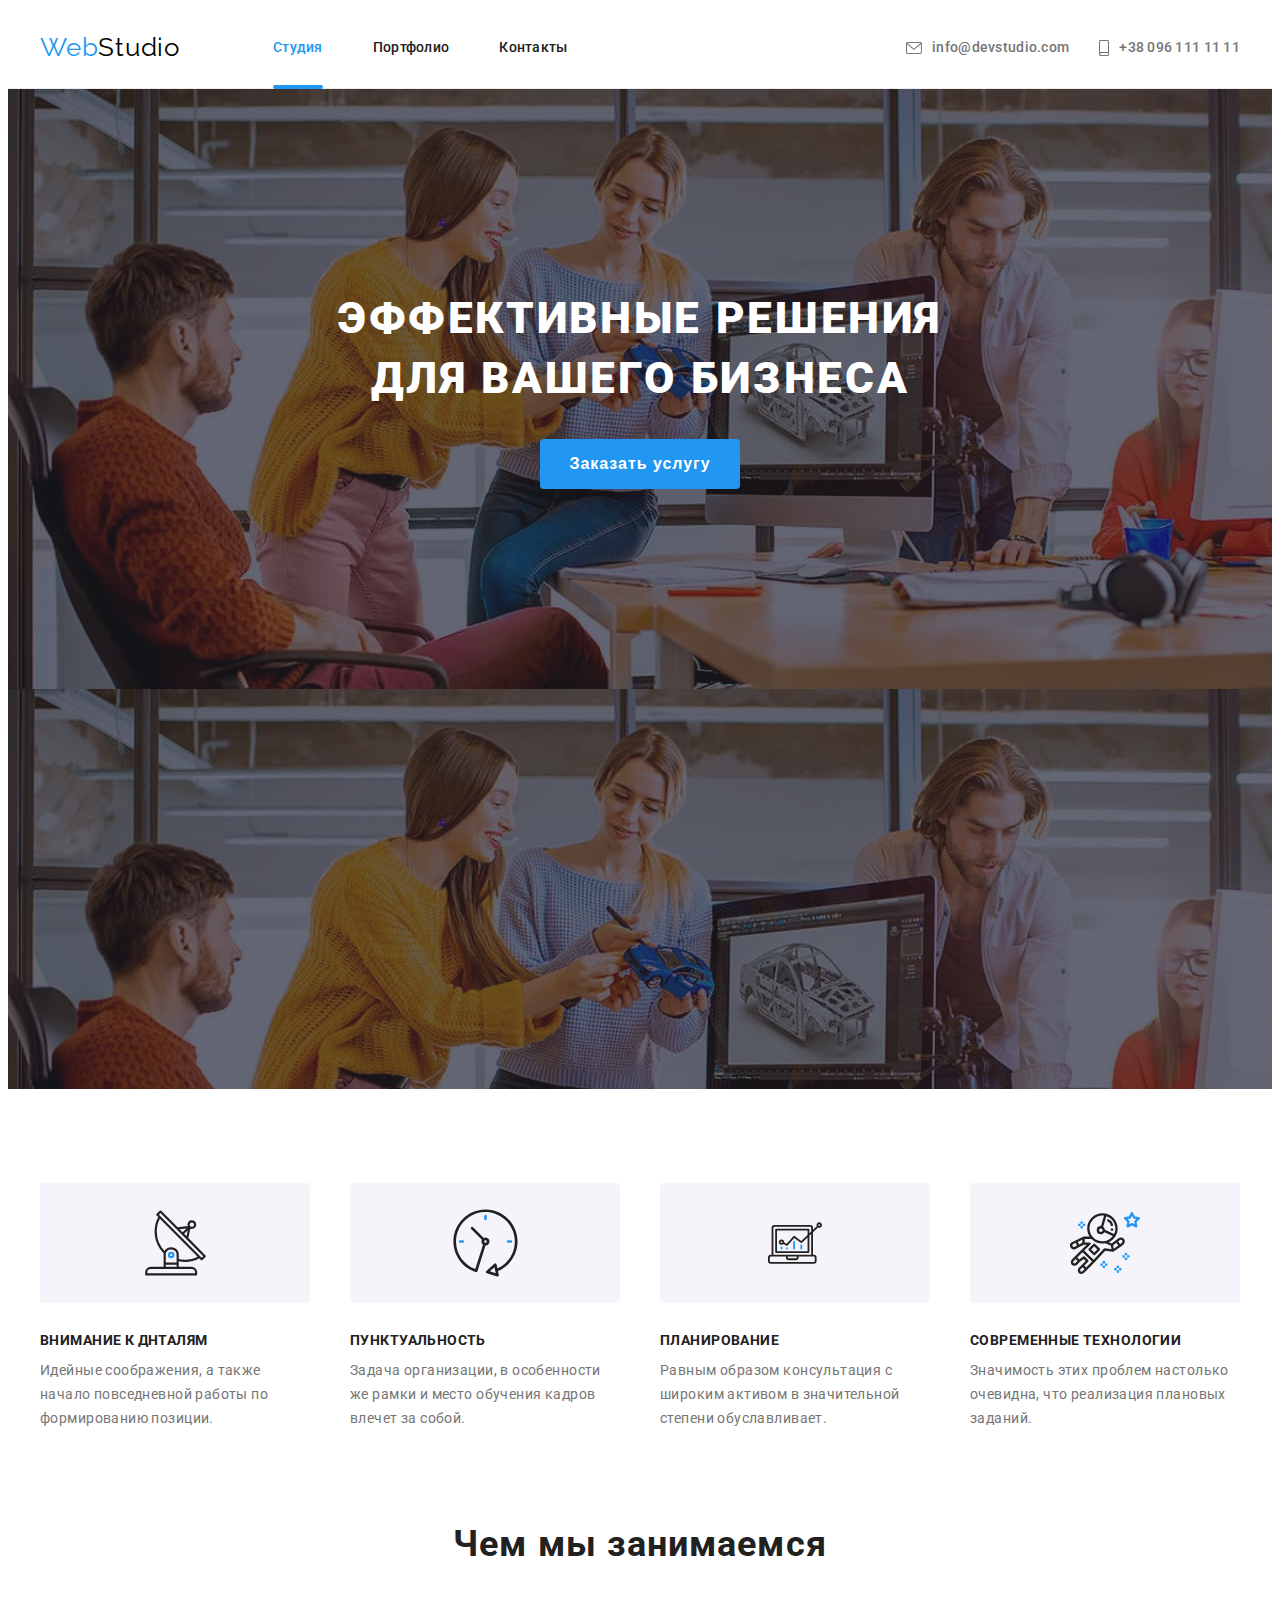
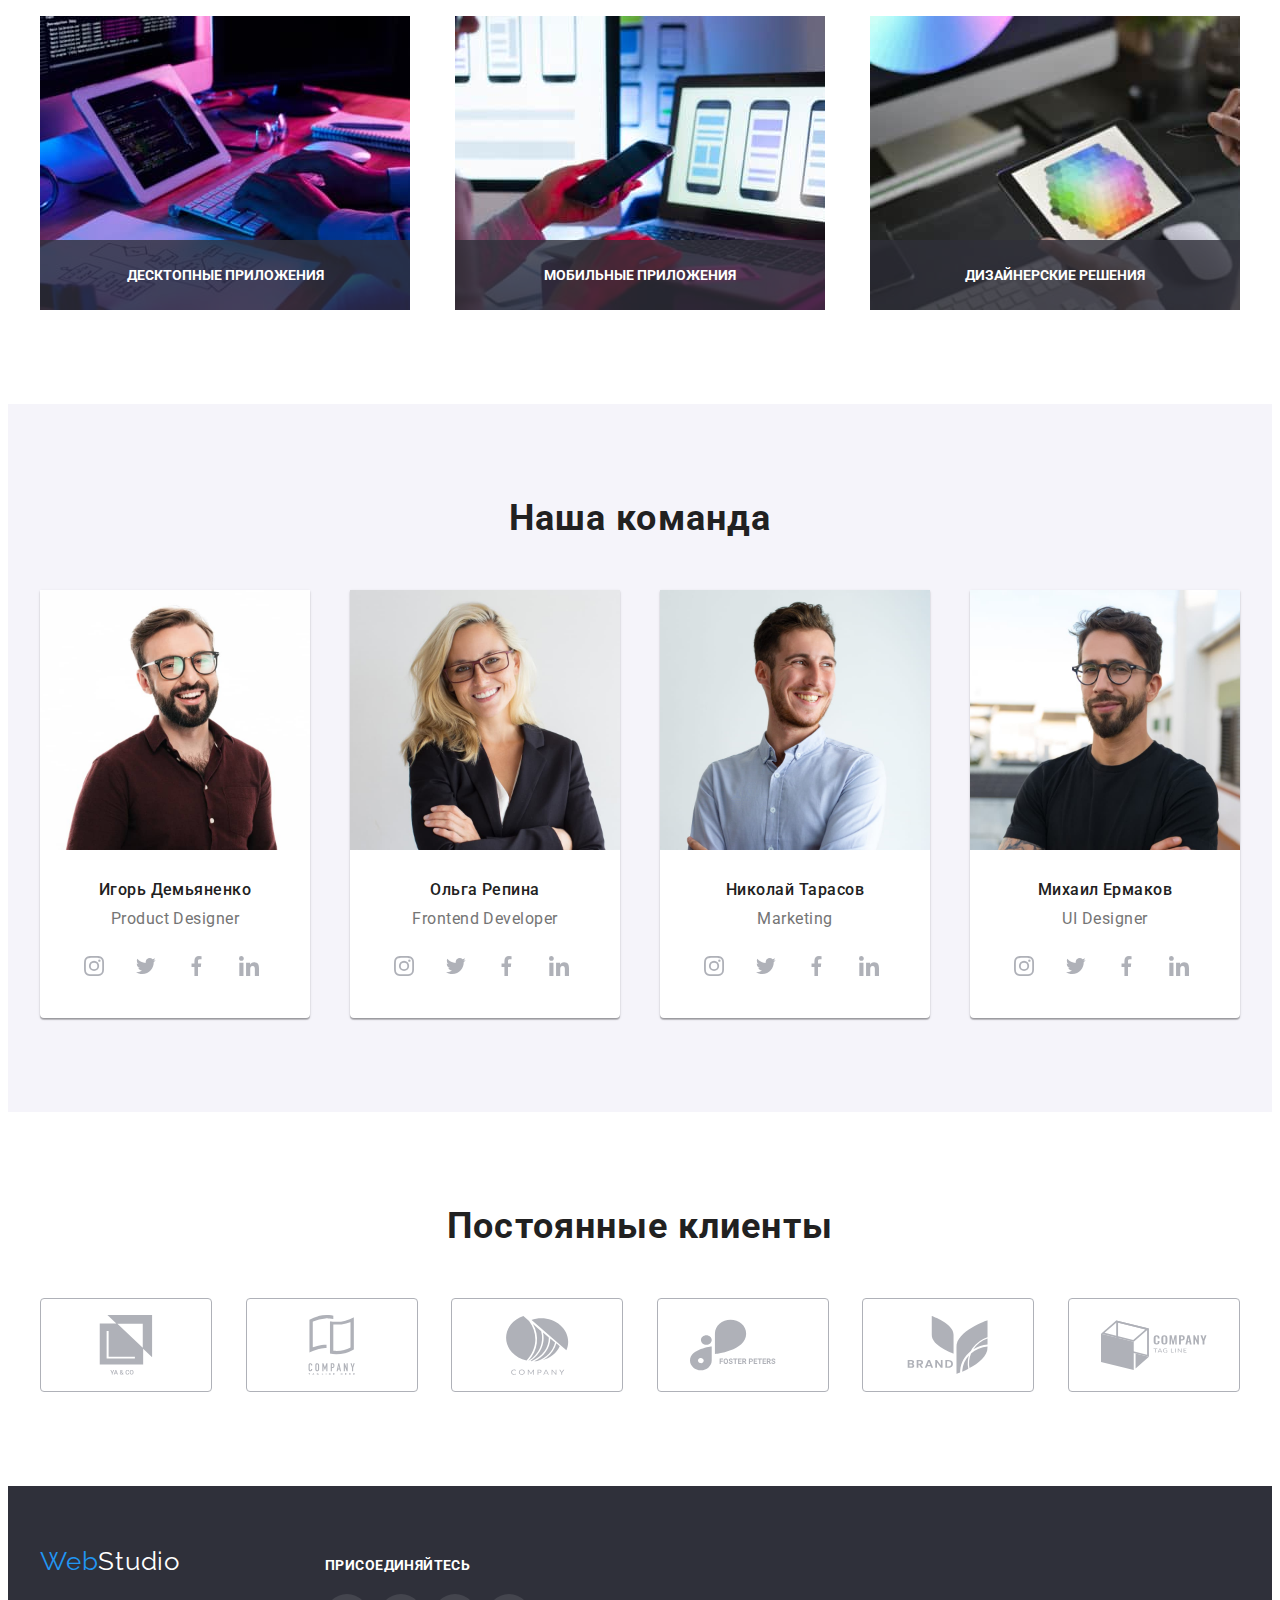
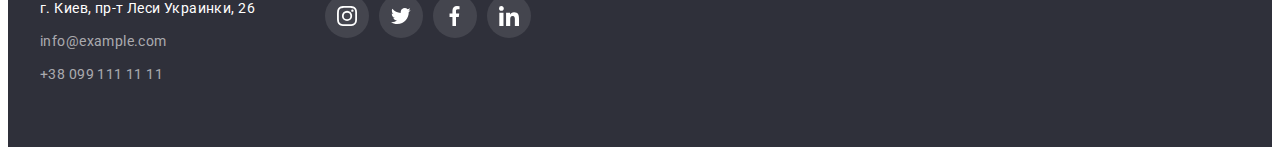
<file: index.html>
<!DOCTYPE html>
<html lang="ru">

<head>
    <meta charset="UTF-8">
    <meta http-equiv="X-UA-Compatible" content="IE=edge">
    <meta name="viewport" content="width=device-width, initial-scale=1.0">
    <title>Web Studio</title>
    <link href="https://fonts.googleapis.com/css2?family=Raleway:wght@700&family=Roboto:wght@400;500;700;900&display=swap"
        rel="stylesheet">
    <link rel="stylesheet" href="https://cdnjs.cloudflare.com/ajax/libs/modern-normalize/1.1.0/modern-normalize.min.css"
            integrity="sha512-wpPYUAdjBVSE4KJnH1VR1HeZfpl1ub8YT/NKx4PuQ5NmX2tKuGu6U/JRp5y+Y8XG2tV+wKQpNHVUX03MfMFn9Q=="
            crossorigin="anonymous" referrerpolicy="no-referrer" />
    <link rel="stylesheet" href="./css/styles.css"/>

</head>

<body>
    <header>
        <!-- навигация -->
        <div class="container flex-header">
            <nav>
                <a href="index.html" class="logo">
                    <span>Web</span>Studio
                </a>
                <ul class="navigation">
                    <li><a href="index.html" class="active">Студия</a></li>
                    <li><a href="portfolio.html">Портфолио</a></li>
                    <li><a href="">Контакты</a></li>
                </ul>
            </nav>
            <!-- почта и телефон -->
            <ul class="header-contacts">
                <li>   
                    <a href="mailto:info@example.com">
                    <svg class="icon-link envelope">
                        <use href="images/sprite.svg#icon-envelope"></use>
                    </svg>
                        info@devstudio.com
                    </a>
                </li>
                <li>
                    <a href="tel:+380991111111">
                    <svg class="icon-link smartphone">
                        <use href="images/sprite.svg#icon-smartphone"></use>
                    </svg>
                    +38 096 111 11 11</a>
                </li>
            </ul>
        </div>
       
    </header>


    <main>

    <!-- герой -->
    
    <section class="hero">
            <div class="overlay">
                <h1>Эффективные решения <br> для вашего бизнеса</h1>
                <button data-modal-open>Заказать услугу</button>
            </div>
            
     </section>       
           
    <!-- наши преимущества -->
    <section class="benefits">
        <div class="container">
            <ul class="benefits-list">
                <li>
                    <div class="icon-block">
                        <svg class="icon-link" width="65px" height="70px">
                            <use href="images/sprite.svg#icon-antenna"></use>
                        </svg>
                    </div>
                    <h3>внимание к днталям</h3>
                    <p>Идейные соображения, а также начало
                        повседневной работы по формированию позиции.
                    </p>
                </li>
        
                <li>
                    <div class="icon-block">
                        <svg class="icon-link" width="67px" height="70px">
                            <use href="images/sprite.svg#icon-clock"></use>
                        </svg>
                    </div>
                    <h3>пунктуальность</h3>
                    <p>Задача организации, в особенности же рамки и
                        место обучения кадров влечет за собой.
                    </p>
                </li>
        
                <li>
                    <div class="icon-block">
                        <svg class="icon-link" width="70px" height="54px">
                            <use href="images/sprite.svg#icon-diagram"></use>
                        </svg>
                    </div>
                    <h3>планирование</h3>
                    <p>Равным образом консультация с широким активом
                        в значительной степени обуславливает.
                    </p>
                </li>
        
                <li>
                    <div class="icon-block">
                        <svg class="icon-link" width="70px" height="70px">
                            <use href="images/sprite.svg#icon-astronaut"></use>
                        </svg>
                    </div>
                    <h3>современные технологии</h3>
                    <p>Значимость этих проблем настолько очевидна,
                        что реализация плановых заданий.
                    </p>
                </li>
            </ul>
        </div>
     </section>

    <!-- чем мы занимаемся -->
    <section class="actions">
        <div class="container">
            <h2>Чем мы занимаемся</h2>
            <ul class="actions-list">
                <li class="actions-item"><img src="./images/img_1.jpg" alt="руки на клавиатуре" >
                <div class="overlay-text">
                    десктопные приложения
                </div>
                </li>
                <li class="actions-item"><img src="./images/img_2.jpg" alt="пульт в руке" >
                <div class="overlay-text">
                    мобильные приложения
                </div>
                </li>
                <li class="actions-item"><img src="./images/img_3.jpg" alt="планшет в руке" >
                <div class="overlay-text">
                    дизайнерские решения
                </div>
                </li>
            </ul>
        </div>
    </section>
        
    <!-- наша команда -->
    <section class="team">
        <div class="container">
        <h2>Наша команда</h2>
        <ul class="team-list">
            <li><img src="./images/img_4.jpg" alt="Игорь Демьяненко" width="270">
                <div class="team-name">
                    <h3>Игорь Демьяненко</h3>
                    <p>Product Designer</p>
                    <ul class="social-list">
                        <li class="social-item">
                            <a href="./" class="social-link" aria-label="instagram">
                                <svg class="instagram" width="20" height="20">
                                    <use href="images/sprite.svg#icon-instagram"></use>
                                </svg>
                            </a>                            
                        </li>
                        <li class="social-item">
                            <a href="./" class="social-link" aria-label="twitter">
                                <svg class="twitter" width="20" height="20">
                                    <use href="images/sprite.svg#icon-twitter"></use>
                                </svg>
                            </a>
                        </li>
                        <li class="social-item">
                            <a href="./" class="social-link" aria-label="facebook">
                                <svg class="facebook" width="20" height="20">
                                    <use href="images/sprite.svg#icon-facebook"></use>
                                </svg>
                            </a>
                        </li>
                        <li class="social-item">
                            <a href="./" class="social-link" aria-label="linkedin">
                                <svg class="linkedin" width="20" height="20">
                                    <use href="images/sprite.svg#icon-linkedin"></use>
                                </svg>
                            </a>
                        </li>
                    </ul>                 
                </div>
            </li>
            <li><img src="./images/img_5.jpg" alt="Ольга Репина" width="270">
                <div class="team-name">
                    <h3>Ольга Репина</h3>
                    <p>Frontend Developer</p>
                    <ul class="social-list">
                        <li class="social-item">
                            <a href="./" class="social-link" aria-label="instagram">
                                <svg class="instagram" width="20" height="20">
                                    <use href="images/sprite.svg#icon-instagram"></use>
                                </svg>
                            </a>
                        </li>
                        <li class="social-item">
                            <a href="./" class="social-link" aria-label="twitter">
                                <svg class="twitter" width="20" height="20">
                                    <use href="images/sprite.svg#icon-twitter"></use>
                                </svg>
                            </a>
                        </li>
                        <li class="social-item">
                            <a href="./" class="social-link" aria-label="facebook">
                                <svg class="facebook" width="20" height="20">
                                    <use href="images/sprite.svg#icon-facebook"></use>
                                </svg>
                            </a>
                        </li>
                        <li class="social-item">
                            <a href="./" class="social-link" aria-label="linkedin">
                                <svg class="linkedin" width="20" height="20">
                                    <use href="images/sprite.svg#icon-linkedin"></use>
                                </svg>
                            </a>
                        </li>
                    </ul>
                </div>
            </li>
            <li><img src="./images/img_6.jpg" alt="Николай Тарасов" width="270">
                <div class="team-name">
                    <h3>Николай Тарасов</h3>
                    <p>Marketing</p>
                    <ul class="social-list">
                        <li class="social-item">
                            <a href="./" class="social-link" aria-label="instagram">
                                <svg class="instagram" width="20" height="20">
                                    <use href="images/sprite.svg#icon-instagram"></use>
                                </svg>
                            </a>
                        </li>
                        <li class="social-item">
                            <a href="./" class="social-link" aria-label="twitter">
                                <svg class="twitter" width="20" height="20">
                                    <use href="images/sprite.svg#icon-twitter"></use>
                                </svg>
                            </a>
                        </li>
                        <li class="social-item">
                            <a href="./" class="social-link" aria-label="facebook">
                                <svg class="facebook" width="20" height="20">
                                    <use href="images/sprite.svg#icon-facebook"></use>
                                </svg>
                            </a>
                        </li>
                        <li class="social-item">
                            <a href="./" class="social-link" aria-label="linkedin">
                                <svg class="linkedin" width="20" height="20">
                                    <use href="images/sprite.svg#icon-linkedin"></use>
                                </svg>
                            </a>
                        </li>
                    </ul>
                </div>
            </li>
            <li><img src="./images/img_7.jpg" alt="Михаил Ермаков" width="270">
                <div class="team-name">
                    <h3>Михаил Ермаков</h3>
                    <p>UI Designer</p>
                    <ul class="social-list">
                        <li class="social-item">
                            <a href="./" class="social-link" aria-label="instagram">
                                <svg class="instagram" width="20" height="20">
                                    <use href="images/sprite.svg#icon-instagram"></use>
                                </svg>
                            </a>
                        </li>
                        <li class="social-item">
                            <a href="./" class="social-link" aria-label="twitter">
                                <svg class="twitter" width="20" height="20">
                                    <use href="images/sprite.svg#icon-twitter"></use>
                                </svg>
                            </a>
                        </li>
                        <li class="social-item">
                            <a href="./" class="social-link" aria-label="facebook">
                                <svg class="facebook" width="20" height="20">
                                    <use href="images/sprite.svg#icon-facebook"></use>
                                </svg>
                            </a>
                        </li>
                        <li class="social-item">
                            <a href="./" class="social-link" aria-label="linkedin">
                                <svg class="linkedin" width="20" height="20">
                                    <use href="images/sprite.svg#icon-linkedin"></use>
                                </svg>
                            </a>
                        </li>
                    </ul>
                </div>
            </li>
        </ul>
        </div>
    </section>

<!-- постоянные клиенты -->

    <section class="our-customers">
        <div class="container">
            <h2>Постоянные клиенты</h2>
            <ul class="customers-list">
                <li class="customers-item">
                    <a href="./" class="customers-link">
                        <svg class="company-logo" width="106" height="60">
                            <use href="images/sprite.svg#icon-company1"></use>
                        </svg>
                    </a>
                </li>
                <li class="customers-item">
                    <a href="./" class="customers-link">
                        <svg class="company-logo" width="106" height="60">
                            <use href="images/sprite.svg#icon-company2"></use>
                        </svg>
                    </a>
                </li>
                <li class="customers-item">
                    <a href="./" class="customers-link">
                        <svg class="company-logo" width="106" height="60">
                            <use href="images/sprite.svg#icon-company3"></use>
                        </svg>
                    </a>
                </li>
                <li class="customers-item">
                    <a href="./" class="customers-link">
                        <svg class="company-logo" width="106" height="60">
                            <use href="images/sprite.svg#icon-company4"></use>
                        </svg>
                    </a>
                </li>
                <li class="customers-item">
                    <a href="./" class="customers-link">
                        <svg class="company-logo" width="106" height="60">
                            <use href="images/sprite.svg#icon-company5"></use>
                        </svg>
                    </a>
                </li>
                <li class="customers-item">
                    <a href="./" class="customers-link">
                        <svg class="company-logo" width="106" height="60">
                            <use href="images/sprite.svg#icon-company6"></use>
                        </svg>
                    </a>
                </li>
            </ul>
        </div>
    </section>

        
    </main>

<!-- =========== МОДАЛЬНОЕ ОКНО ======================= -->

    <div class="backdrop is-hidden" data-modal>
        <div class="modal">
            <button class="close" data-modal-close>                
                    <svg width="11" height="11" class="icon-close">
                        <use href="images/close-modal.svg#icon-close"></use>
                    </svg>             
            </button>
        </div>
    </div>

<!-- ========== ФУТЕР ================ -->

    <footer>
        <div class="container footer">
            <div class="footer-contacts">
                <a href="index.html" class="logo-footer">
                    <span>Web</span>Studio
                </a>
                <address>г. Киев, пр-т Леси Украинки, 26</address>

                <!-- контакты -->
                <ul class="footer-contacts-list">
                    <li><a href="mailto:info@example.com">info@example.com</a></li>
                    <li><a href="tel:+380991111111">+38 099 111 11 11</a></li>
                </ul>
            </div>  
            <div class="footer-social">
                <h3>присоединяйтесь</h3>
                <ul class="footer-social-list">
                    <li class="footer-social-item">
                        <a href="./" class="footer-social-link" aria-label="instagram">
                            <svg class="footer-social-logo" width="20" height="20">
                                <use href="images/sprite.svg#icon-instagram"></use>
                            </svg>
                        </a>
                    </li>

                    <li class="footer-social-item">
                        <a href="./" class="footer-social-link" aria-label="twitter">
                            <svg class="footer-social-logo" width="20" height="20">
                                <use href="images/sprite.svg#icon-twitter"></use>
                            </svg>
                        </a>
                    </li>
                    <li class="footer-social-item">
                        <a href="./" class="footer-social-link" aria-label="facebook">
                            <svg class="footer-social-logo" width="20" height="20">
                                <use href="images/sprite.svg#icon-facebook"></use>
                            </svg>
                        </a>
                    </li>
                    <li class="footer-social-item">
                        <a href="./" class="footer-social-link" aria-label="linkedin">
                            <svg class="footer-social-logo" width="20" height="20">
                                <use href="images/sprite.svg#icon-linkedin"></use>
                            </svg>
                        </a>
                    </li>
                </ul>
            </div>  
        </div>
    </footer>
    <script src="./js/modal.js"></script>
</body>
</html>
</file>
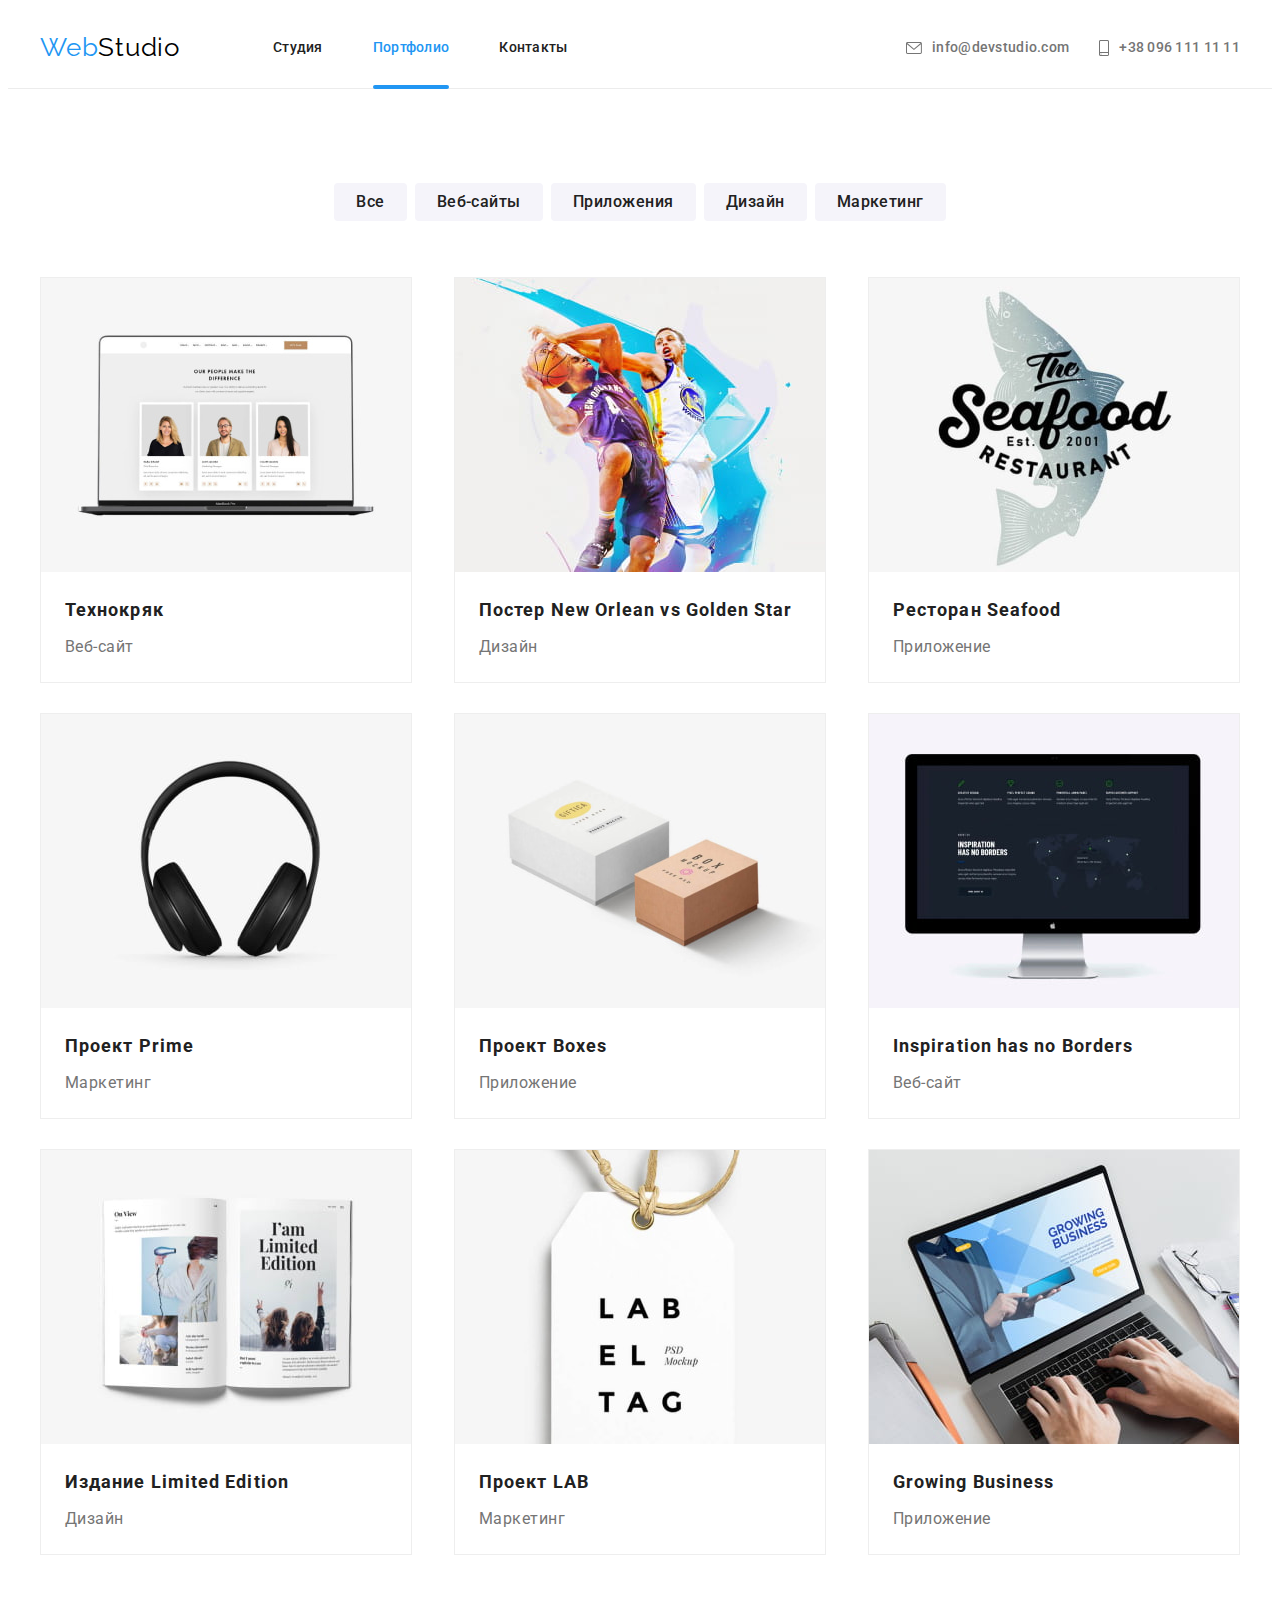
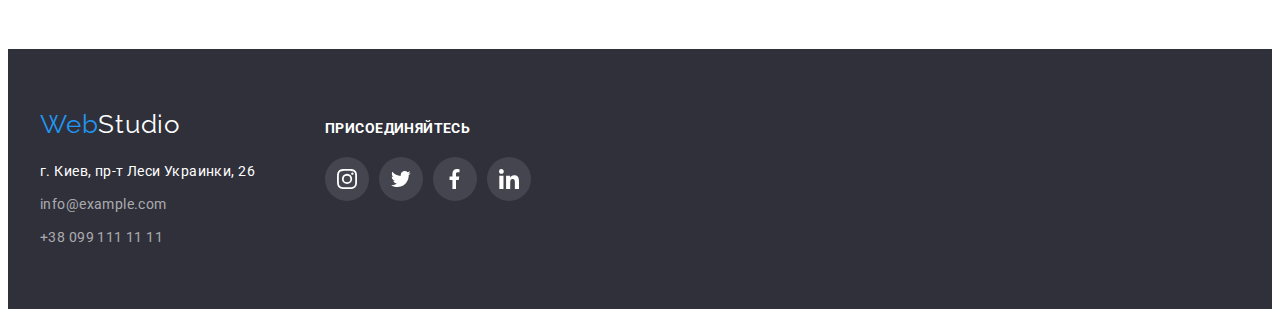
<file: portfolio.html>
<!DOCTYPE html>
<html lang="ru">

<head>
    <meta charset="UTF-8">
    <meta http-equiv="X-UA-Compatible" content="IE=edge">
    <meta name="viewport" content="width=device-width, initial-scale=1.0">
    <title>Web Studio</title>
    <link href="https://fonts.googleapis.com/css2?family=Raleway:wght@700&family=Roboto:wght@400;500;700;900&display=swap"
        rel="stylesheet">
    <link rel="stylesheet" href="https://cdnjs.cloudflare.com/ajax/libs/modern-normalize/1.1.0/modern-normalize.min.css"
        integrity="sha512-wpPYUAdjBVSE4KJnH1VR1HeZfpl1ub8YT/NKx4PuQ5NmX2tKuGu6U/JRp5y+Y8XG2tV+wKQpNHVUX03MfMFn9Q=="
        crossorigin="anonymous" referrerpolicy="no-referrer" />
    <link rel="stylesheet" href="./css/styles.css" />

</head>

<body>
    <header>
        <!-- навигация -->
        <div class="container flex-header">
            <nav>
                <a href="index.html" class="logo">
                    <span>Web</span>Studio
                </a>
                <ul class="navigation">
                    <li><a href="index.html">Студия</a></li>
                    <li><a href="portfolio.html"  class="active">Портфолио</a></li>
                    <li><a href="">Контакты</a></li>
                </ul>
            </nav>
            <!-- почта и телефон -->
            <ul class="header-contacts">
                <li>
                    <a href="mailto:info@example.com">
                        <svg class="icon-link envelope">
                            <use href="images/sprite.svg#icon-envelope"></use>
                        </svg>
                        info@devstudio.com
                    </a>
                </li>
                <li>
                    <a href="tel:+380991111111">
                        <svg class="icon-link smartphone">
                            <use href="images/sprite.svg#icon-smartphone"></use>
                        </svg>
                        +38 096 111 11 11</a>
                </li>
            </ul>
        </div>
    
    </header>
    <main>
<!-- фильтр галереи -->
<section>
    <div class="container">
        <h1 class="hidden">portfolio</h1>
        <div class="filter">
            <ul class="filter-list">
                <li><button type="button" class="filter-button">Все</button></li>
                <li><button type="button" class="filter-button">Веб-сайты</button></li>
                <li><button type="button" class="filter-button">Приложения</button></li>
                <li><button type="button" class="filter-button">Дизайн</button></li>
                <li><button type="button" class="filter-button">Маркетинг</button></li>
            </ul>
        </div>       
        <!-- примеры работ -->
    <ul class="example-list">
        <li class="example-item"> 
            <a href="#" class="example-link"> 
                <div class="thumb-box">
                    <img src="./images/techcrack.jpg" alt="site Tech crack">
                    <div class="overlay-box">
                        <p>Технокряк это современная площадка распространения коронавируса. Компании используют
                            эту платформу для цифрового
                            шпионажа и атак на защищённые сервера конкурентов.</p>
                    </div>
                </div>
                <div class="example-description">
                    <h2 class="work-title">Технокряк</h2>
                    <p class="work-category">Веб-сайт</p>
                </div>
            </a>
        </li>
        <li class="example-item">
            <a href="#" class="example-link">
                <div class="thumb-box">
                    <img src="./images/neworlean.jpg" alt="poster New Orlean">
                    <div class="overlay-box">
                        <p>Технокряк это современная площадка распространения коронавируса. Компании используют
                            эту платформу для цифрового
                            шпионажа и атак на защищённые сервера конкурентов.</p>
                    </div>
                </div>
                <div class="example-description">
                    <h2 class="work-title">Постер New Orlean vs Golden Star</h2>
                    <p class="work-category">Дизайн</p>
                </div>
            </a>
        </li>
        <li class="example-item">
            <a href="#" class="example-link">
                <div class="thumb-box">
                    <img src="./images/seafood.jpg" alt="restraunt Sea Food">
                    <div class="overlay-box">
                        <p>Технокряк это современная площадка распространения коронавируса. Компании используют
                            эту платформу для цифрового
                            шпионажа и атак на защищённые сервера конкурентов.</p>
                    </div>
                </div>
                <div class="example-description">
                    <h2 class="work-title">Ресторан Seafood</h2>
                    <p class="work-category">Приложение</p>
                </div>
            </a>
        </li>
        <li class="example-item">
            <a href="#" class="example-link">
                <div class="thumb-box">
                    <img src="./images/prime.jpg" alt="project Prime">
                    <div class="overlay-box">
                        <p>Технокряк это современная площадка распространения коронавируса. Компании используют
                            эту платформу для цифрового
                            шпионажа и атак на защищённые сервера конкурентов.</p>
                    </div>
                </div>
                <div class="example-description">
                    <h2 class="work-title">Проект Prime</h2>
                    <p class="work-category">Маркетинг</p>
                </div>
            </a>                
        </li>
        <li class="example-item">
                <a href="#" class="example-link">
                    <div class="thumb-box">
                    <img src="./images/boxes.jpg" alt="project Boxes">
                        <div class="overlay-box">
                            <p>Технокряк это современная площадка распространения коронавируса. Компании используют
                                эту платформу для цифрового
                                шпионажа и атак на защищённые сервера конкурентов.</p>
                        </div>
                    </div>
                    <div class="example-description">
                        <h2 class="work-title">Проект Boxes</h2>
                        <p class="work-category">Приложение</p>
                    </div>
                </a>
        </li>
        <li class="example-item">
            <a href="#" class="example-link">
                <div class="thumb-box">
                    <img src="./images/inspiration.jpg" alt="project Inspiration">
                    <div class="overlay-box">
                        <p>Технокряк это современная площадка распространения коронавируса. Компании используют
                            эту платформу для цифрового
                            шпионажа и атак на защищённые сервера конкурентов.</p>
                    </div>
                </div>
                <div class="example-description">
                    <h2 class="work-title">Inspiration has no Borders</h2>
                    <p class="work-category">Веб-сайт</p>
                </div>
            </a>
        </li>
        <li class="example-item">
                <a href="#" class="example-link">
                    <div class="thumb-box">
                        <img src="./images/limitedit.jpg" alt="project Limited Edition">
                        <div class="overlay-box">
                            <p>Технокряк это современная площадка распространения коронавируса. Компании используют
                                эту платформу для цифрового
                                шпионажа и атак на защищённые сервера конкурентов.</p>
                        </div>
                    </div>
                    <div class="example-description">
                        <h2 class="work-title">Издание Limited Edition</h2>
                        <p class="work-category">Дизайн</p>
                    </div>
                </a>
        </li>
        <li class="example-item">
            <a href="#" class="example-link">
                <div class="thumb-box">
                    <img src="./images/lab.jpg" alt="our marketing">
                    <div class="overlay-box">
                        <p>Технокряк это современная площадка распространения коронавируса. Компании используют
                            эту платформу для цифрового
                            шпионажа и атак на защищённые сервера конкурентов.</p>
                    </div>
                </div>
                <div class="example-description">
                    <h2 class="work-title">Проект LAB</h2>
                    <p class="work-category">Маркетинг</p>
                </div>
            </a>
        </li>
        <li class="example-item">
            <a href="#" class="example-link">
                <div class="thumb-box">
                <img src="./images/groving.jpg" alt="Growing Business">
                    <div class="overlay-box">
                        <p>Технокряк это современная площадка распространения коронавируса. Компании используют
                            эту платформу для цифрового
                            шпионажа и атак на защищённые сервера конкурентов.</p>
                    </div>
                </div>
                <div class="example-description">
                    <h2 class="work-title">Growing Business</h2>
                    <p class="work-category">Приложение</p>
                </div>
            </a>
        </li>
        </ul>
            
    </div>
   
</section>

    </main>

    <footer>
        <div class="container footer">
            <div class="footer-contacts">
                <a href="index.html" class="logo-footer">
                    <span>Web</span>Studio
                </a>
                <address>г. Киев, пр-т Леси Украинки, 26</address>
    
                <!-- контакты -->
                <ul class="footer-contacts-list">
                    <li><a href="mailto:info@example.com">info@example.com</a></li>
                    <li><a href="tel:+380991111111">+38 099 111 11 11</a></li>
                </ul>
            </div>
            <div class="footer-social">
                <h3>присоединяйтесь</h3>
                <ul class="footer-social-list">
                    <li class="footer-social-item">
                        <a href="./" class="footer-social-link" aria-label="instagram">
                            <svg class="footer-social-logo" width="20" height="20">
                                <use href="images/sprite.svg#icon-instagram"></use>
                            </svg>
                        </a>
                    </li>
    
                    <li class="footer-social-item">
                        <a href="./" class="footer-social-link" aria-label="twitter">
                            <svg class="footer-social-logo" width="20" height="20">
                                <use href="images/sprite.svg#icon-twitter"></use>
                            </svg>
                        </a>
                    </li>
                    <li class="footer-social-item">
                        <a href="./" class="footer-social-link" aria-label="facebook">
                            <svg class="footer-social-logo" width="20" height="20">
                                <use href="images/sprite.svg#icon-facebook"></use>
                            </svg>
                        </a>
                    </li>
                    <li class="footer-social-item">
                        <a href="./" class="footer-social-link" aria-label="linkedin">
                            <svg class="footer-social-logo" width="20" height="20">
                                <use href="images/sprite.svg#icon-linkedin"></use>
                            </svg>
                        </a>
                    </li>
                </ul>
            </div>
        </div>
    </footer>
    </body>
    
    </html>
</file>
<file: css/styles.css>
:root {
  --primary-text-color: #212121;
  --secondary-text-color: #757575;
  --secondary-color: #2196f3;
}

/* --------/ ЦВЕТ ИКОНОК/---------------- */
a {
  color: #afb1b8;
}

/* ================  ГЛОБАЛЬНЫЕ СТИЛИ ===================*/

h1,
h2,
h3,
h4 {
  margin: 0px;
}

body {
  font-family: "Roboto", sans-serif;
  color: var(--primary-text-color);
}

body li {
  list-style-type: none;
}

body a {
  text-decoration: none;
}

img {
  display: block;
}

button {
  cursor: pointer;
  border: none;
}

p {
  color: var(--secondary-text-color);
  font-size: 14px;
  line-height: 1.7;
  letter-spacing: 0.03em;
  margin: 0px;
}

ul {
  padding: 0px;
  margin: 0px;
}

nav {
  display: flex;
}

section {
  padding: 94px 0;
}

/* ===============  ШИРИНА КОНТЕНТА ================ */

.container {
  width: 1200px;
  height: 100%;
  margin-left: auto;
  margin-right: auto;
  padding: 0 15px;
}

header {
  border-bottom: solid 1px #ececec;
}

/* =============== ПОЗИЦИОНИРОВАНИЕ ШАПКИ  =============== */

.flex-header,
.navigation,
.header-contacts {
  display: flex;
  align-items: center;
}

.navigation {
  margin-left: 93px;
}

.navigation > li:not(:last-child) {
  margin-right: 50px;
}

.header-contacts {
  margin-left: auto;
}
.header-contacts > li:not(:first-child) {
  margin-left: 30px;
}

/* =================  ЛОГОТИП  ================= */

.logo {
  display: inline-block;
  color: #000;
  font-family: Raleway;
  font-size: 26px;
  line-height: 1.2;
  letter-spacing: 0.03em;
  padding-top: 24px;
}

.logo span,
.logo-footer span {
  color: var(--secondary-color);
}

.logo-footer {
  display: block;
  font-family: Raleway;
  font-size: 26px;
  line-height: 1.2;
  letter-spacing: 0.03em;
  margin-bottom: 20px;
}

/* ================ НАВИГАЦИЯ ================= */

.navigation a {
  display: inline-block;
  color: var(--primary-text-color);
  font-size: 14px;
  font-weight: 500;
  letter-spacing: 0.02em;
  line-height: 1.14em;
}

.navigation a,
.header-contacts a {
  position: relative;
  padding: 32px 0;
  transition: color 250ms cubic-bezier(0.4, 0, 0.2, 1);
}

.navigation a:hover,
.navigation a:focus,
.navigation .active {
  color: var(--secondary-color);
}

/* телефон и почта */

.header-contacts a {
  display: flex;
  align-items: center;
}

header .header-contacts a {
  color: var(--secondary-text-color);
  font-weight: 500;
  font-size: 14px;
  letter-spacing: 0.02em;
  line-height: 1.14em;
}

.active::after {
  position: absolute;
  content: "";
  display: block;
  width: 100%;
  height: 4px;
  bottom: -1px;
  background-color: var(--secondary-color);
  border-radius: 2px;
}

.envelope {
  width: 16px;
  height: 12px;
}

.smartphone {
  width: 10px;
  height: 16px;
}

.envelope,
.smartphone {
  fill: var(--secondary-text-color);
  margin-right: 10px;
  transition: fill 250ms cubic-bezier(0.4, 0, 0.2, 1);
}

.header-contacts a:hover svg,
.footer-contacts a:hover svg,
.header-contacts a:focus svg,
.footer-contacts a:focus svg {
  fill: var(--secondary-color);
}

.header-contacts a:hover,
.header-contacts a:focus,
.footer-contacts-list a:focus,
.footer-contacts-list a:hover {
  color: var(--secondary-color);
}

/*=========== СТИЛИ КОНТЕНТА  ============ */

/* герой */
.overlay {
  height: 600px;
  max-width: 1600px;
  padding-top: 200px;
  padding-bottom: 200px;
  margin: 0 auto;
  background-image: linear-gradient(
      to right,
      rgba(47, 48, 58, 0.4),
      rgba(47, 48, 58, 0.4)
    ),
    url("../images/overlay.jpg");
  background-color: #c4c4c4;
}

.hero {
  padding: 0px;
  text-align: center;
}

.hero h1 {
  color: #fff;
  font-size: 44px;
  font-weight: 900;
  letter-spacing: 0.06em;
  line-height: 1.36;
  text-align: center;
  text-transform: uppercase;
  padding-bottom: 30px;
}
.hero button {
  display: inline-block;
  background-color: var(--secondary-color);
  color: #fff;
  font-weight: 700;
  font-size: 16px;
  line-height: 1.87;
  text-align: center;
  letter-spacing: 0.06em;
  padding: 11px, 34px;
  border: transparent;
  margin: 0px;
  min-width: 200px;
  min-height: 50px;
  border-radius: 4px;
  transition: background-color 250ms cubic-bezier(0.4, 0, 0.2, 1);
}

.hero button:hover,
.hero button:focus {
  background-color: #188ce8;
}

/* =============  НАШИ ПРЕИМУЩЕСТВА  ============= */

.icon-block {
  width: 270px;
  height: 120px;
  border-radius: 4px;
  background-color: #f5f4fa;
  margin-bottom: 30px;
  display: flex;
  justify-content: center;
  align-items: center;
}

.benefits-list {
  display: flex;
  justify-content: space-between;
}

.benefits-list > li {
  width: 270px;
}

.benefits h3,
.footer-social h3 {
  font-size: 14px;
  font-weight: 700;
  letter-spacing: 0.03em;
  margin-bottom: 10px;
  line-height: 1.14;
  text-transform: uppercase;
}

/* =============  ЧЕМ МЫ ЗАНИМАЕМСЯ  ============= */

.actions {
  padding-top: 0px;
}

.overlay-text {
  display: flex;
  justify-content: center;
  align-items: center;
  position: absolute;
  width: 100%;
  height: 70px;
  left: 0%;
  bottom: 0px;
  background-color: rgba(47, 48, 58, 0.8);
  color: rgb(255, 255, 255);
  text-transform: uppercase;
  font-size: 14px;
  font-weight: 700;
  line-height: 1.17;
}

.actions-list {
  display: flex;
  justify-content: space-between;
}

.actions-item {
  position: relative;
}
/*===============  НАША КОМАНДА  ================ */
.social-list {
  margin-top: 16px;
}

.s .social-item,
.social-item a {
  display: flex;
  justify-content: center;
  align-items: center;
}

.social-link svg {
  fill: currentColor;
  transition: fill 250ms cubic-bezier(0.4, 0, 0.2, 1);
}

.social-link:hover,
.social-link:focus,
.footer-social-link:hover,
.footer-social-link:focus {
  background-color: var(--secondary-color);
}

.social-link:hover svg,
.social-link:focus svg {
  fill: #fff;
}

.social-link:not(:last-child) {
  margin-right: 10px;
}

.social-link {
  width: 44px;
  height: 44px;
  border-radius: 50%;
  transition: background-color 250ms cubic-bezier(0.4, 0, 0.2, 1);
}

.team {
  background-color: #f5f4fa;
}

.team h2,
.actions h2,
.our-customers h2 {
  font-size: 36px;
  font-weight: 700;
  letter-spacing: 0.03em;
  line-height: 1.16;
  text-align: center;
  margin-bottom: 50px;
}

.team ul {
  display: flex;
  justify-content: space-between;
}

.team li {
  width: 270px;
  background-color: #fff;
  border-radius: 0px 0px 4px 4px;
}

.team-list > li {
  box-shadow: 0px 2px 1px rgba(0, 0, 0, 0.2), 0px 1px 1px rgba(0, 0, 0, 0.14),
    0px 1px 3px rgba(0, 0, 0, 0.12);
}

.team h3 {
  font-weight: 500;
  font-size: 16px;
  line-height: 1.2;
  letter-spacing: 0.03em;
  margin-bottom: 10px;
}

.team p {
  font-size: 16px;
  line-height: 1.2;
  margin: 0px;
  letter-spacing: 0.03em;
}

.team-name {
  text-align: center;
  padding: 30px 32px;
}

/* ================== ПОСТОЯННЫЕ КЛИЕНТЫ ============= */
.customers-link {
  display: flex;
  justify-content: center;
  align-items: center;
  width: 170px;
  height: 92px;
  border: 1px solid #afb1b8;
  border-radius: 4px;
  transition: border-color 250ms cubic-bezier(0.4, 0, 0.2, 1);
}

.customers-list {
  display: flex;
  justify-content: space-between;
}

.customers-link:hover,
.customers-link:focus {
  border-color: var(--secondary-color);
}

.customers-link:hover .company-logo,
.customers-link:focus .company-logo {
  fill: var(--secondary-color);
}

.company-logo {
  fill: currentColor;
  transition: fill 250ms cubic-bezier(0.4, 0, 0.2, 1);
}

/*================= ПОРТФОЛИО  ================= */

.hidden {
  width: 1px;
  height: 1px;
  overflow: hidden;
  opacity: 0;
  margin-top: -1px;
}

/* ================  ФИЛЬТР  ================= */
.filter-button {
  font-family: inherit;
  color: var(--primary-text-color);
  font-weight: 500;
  font-size: 16px;
  letter-spacing: 0.03em;
  line-height: 1.62;
  background-color: #f5f4fa;
  padding: 6px 22px;
  border-radius: 4px;
  transition: background-color 250ms cubic-bezier(0.4, 0, 0.2, 1),
    color 250ms cubic-bezier(0.4, 0, 0.2, 1),
    box-shadow 250ms cubic-bezier(0.4, 0, 0.2, 1);
}

.filter {
  display: flex;
  justify-content: center;
  margin-bottom: 56px;
}

.filter-list {
  display: flex;
}

.filter-list li:not(:last-child) {
  margin-right: 8px;
}

.filter-button:hover,
.filter-button:focus {
  color: #fff;
  background-color: var(--secondary-color);
  box-shadow: 0px 3px 1px rgba(0, 0, 0, 0.1), 0px 1px 2px rgba(0, 0, 0, 0.08),
    0px 2px 2px rgba(0, 0, 0, 0.12);
}

/* ============  ПРИМЕРЫ РАБОТ  ============ */
.thumb-box {
  position: relative;
  width: 100%;
  overflow: hidden;
}
.overlay-box {
  position: absolute;
  top: 0px;
  left: 0px;
  width: 100%;
  height: 100%;
  padding: 63px 24px;
  background-color: rgba(33, 150, 243, 0.9);
  transform: translateY(101%);
  transition: transform 250ms cubic-bezier(0.4, 0, 0.2, 1);
}

.example-list {
  display: flex;
  flex-wrap: wrap;
  justify-content: space-between;
}
.example-item {
  width: 370px;
  min-height: 404px;
  margin-right: 30px;
  border: solid 1px #eeeeee;
  margin-bottom: 30px;
  transition: box-shadow 250ms cubic-bezier(0.4, 0, 0.2, 1);
}

.example-item:nth-last-child(-n + 3) {
  margin-bottom: 0px;
}

.example-item:nth-child(3n + 3) {
  margin-right: 0px;
}

.example-link img {
  width: 100%;
}
.example-link h2 {
  color: var(--primary-text-color);
  font-weight: 700;
  font-size: 18px;
  letter-spacing: 0.06em;
  margin-bottom: 4px;
  line-height: 2;
}

.example-link p {
  color: var(--secondary-text-color);
  font-size: 16px;
  letter-spacing: 0.03em;
  line-height: 1.85;
}

.overlay-box p {
  color: #fff;
  font-size: 18px;
  line-height: 1.6;
  letter-spacing: 0.03em;
}

.example-description {
  padding: 20px 24px;
}

.work-category > p {
  margin: 0px;
}

.example-item:hover {
  box-shadow: 0px 1px 1px rgba(0, 0, 0, 0.12), 0px 4px 4px rgba(0, 0, 0, 0.06),
    1px 4px 6px rgba(0, 0, 0, 0.16);
}

.example-link:hover .overlay-box {
  transform: translateY(0);
}

.example-link:focus .overlay-box {
  transform: translateY(0);
}

/* =========== МОДАЛЬНОЕ ОКНО ======================= */
.backdrop {
  position: fixed;
  top: 0;
  left: 0;
  width: 100%;
  height: 100%;
  background-color: rgba(0, 0, 0, 0.2);
  opacity: 1;
  transition: opacity 250ms cubic-bezier(0.4, 0, 0.2, 1);
}
.modal {
  position: absolute;
  top: 50%;
  left: 50%;
  transform: translate(-50%, -50%) scale(1);
  min-width: 528px;
  min-height: 581px;
  background-color: #fff;
  transition: transform 250ms cubic-bezier(0.4, 0, 0.2, 1);
}
.backdrop.is-hidden {
  opacity: 0;
  pointer-events: none;
}
.backdrop.is-hidden .modal {
  transform: translate(-50%, -50%) scale(0.9);
}

.close {
  position: absolute;
  right: 8px;
  top: 8px;
  width: 30px;
  height: 30px;
  border-radius: 50%;
  padding: 0;
  margin: 0;
  background-color: white;
  border: 1px solid rgba(0, 0, 0, 0.1);
}

.icon-close {
  position: absolute;
  top: 50%;
  left: 50%;
  transform: translate(-50%, -50%);
}

/* ==============  ФУТЕР  ============ */
footer {
  background-color: #2f303a;
  padding: 60px 0;
}

.footer {
  display: flex;
  align-items: baseline;
}

.footer-social {
  margin-left: 70px;
}

.footer-social-list {
  display: flex;
}

/* красит логотип в белый */
footer a {
  color: #fff;
}

.footer-contacts-list a {
  color: rgba(255, 255, 255, 0.6);
  font-size: 14px;
  letter-spacing: 0.03em;
  line-height: 1.7em;
  transition: color 250ms cubic-bezier(0.4, 0, 0.2, 1);
}

address {
  color: #fff;
  font-size: 14px;
  font-style: normal;
  line-height: 1.7;
  margin-bottom: 9px;
  letter-spacing: 0.03em;
}

.footer-contacts-list > li:not(:last-child) {
  margin-bottom: 9px;
}

.footer-social-logo {
  fill: currentColor;
}

.footer h3 {
  color: #fff;
  margin-bottom: 20px;
}

.footer-social-link {
  display: flex;
  justify-content: center;
  align-items: center;
  background-color: rgba(255, 255, 255, 0.1);
  width: 44px;
  height: 44px;
  border-radius: 50%;
  transition: background-color 250ms cubic-bezier(0.4, 0, 0.2, 1);
}

.footer-social-item:not(:last-child) {
  margin-right: 10px;
}
</file>
